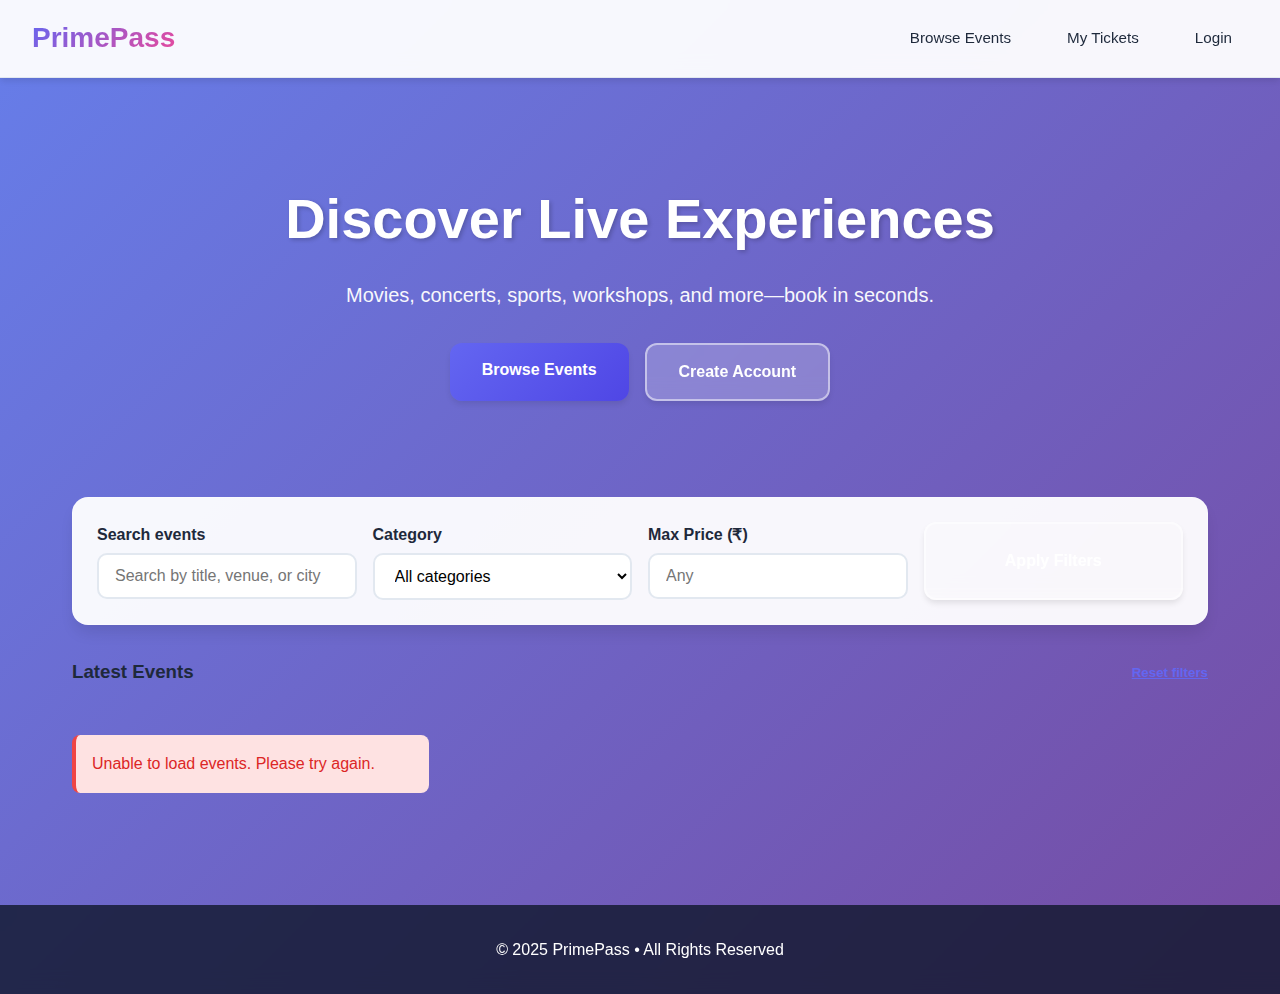
<file: frontend/index.html>
<!DOCTYPE html>
<html lang="en">
<head>
  <meta charset="UTF-8">
  <meta name="viewport" content="width=device-width, initial-scale=1.0">
  <title>PrimePass • Home</title>
  <link rel="stylesheet" href="style.css">
</head>
<body>
  <header class="header">
    <h1>PrimePass</h1>
    <nav>
      <a href="events.html">Browse Events</a>
      <a href="tickets.html">My Tickets</a>
      <a href="admin.html" id="adminLink" style="display:none;">Admin Panel</a>
      <a href="login.html" id="loginLink">Login</a>
      <a href="#" id="logoutLink" style="display:none;">Logout</a>
    </nav>
  </header>
  <main class="container">
    <section class="hero">
      <h2>Discover Live Experiences</h2>
      <p>Movies, concerts, sports, workshops, and more—book in seconds.</p>
      <div class="actions">
        <a class="btn" href="events.html">Browse Events</a>
        <a class="btn btn-outline" href="register.html">Create Account</a>
      </div>
    </section>

    <section class="search-panel">
      <div class="search-control">
        <label for="homeSearch">Search events</label>
        <input type="search" id="homeSearch" placeholder="Search by title, venue, or city">
      </div>
      <div class="search-control">
        <label for="homeCategory">Category</label>
        <select id="homeCategory">
          <option value="all">All categories</option>
        </select>
      </div>
      <div class="search-control">
        <label for="homePrice">Max Price (₹)</label>
        <input type="number" id="homePrice" min="0" placeholder="Any">
      </div>
      <button id="homeFilterBtn" class="btn btn-outline">Apply Filters</button>
    </section>

    <section>
      <div class="section-header">
        <h3>Latest Events</h3>
        <button id="resetHomeFilters" class="link-btn">Reset filters</button>
      </div>
      <div id="homeEvents" class="card-grid"></div>
    </section>
  </main>
  <footer class="footer"><p>© 2025 PrimePass • All Rights Reserved</p></footer>
  <script type="module" src="js/app.js"></script>
  <script type="module" src="js/home.js"></script>
</body>
</html>
</file>
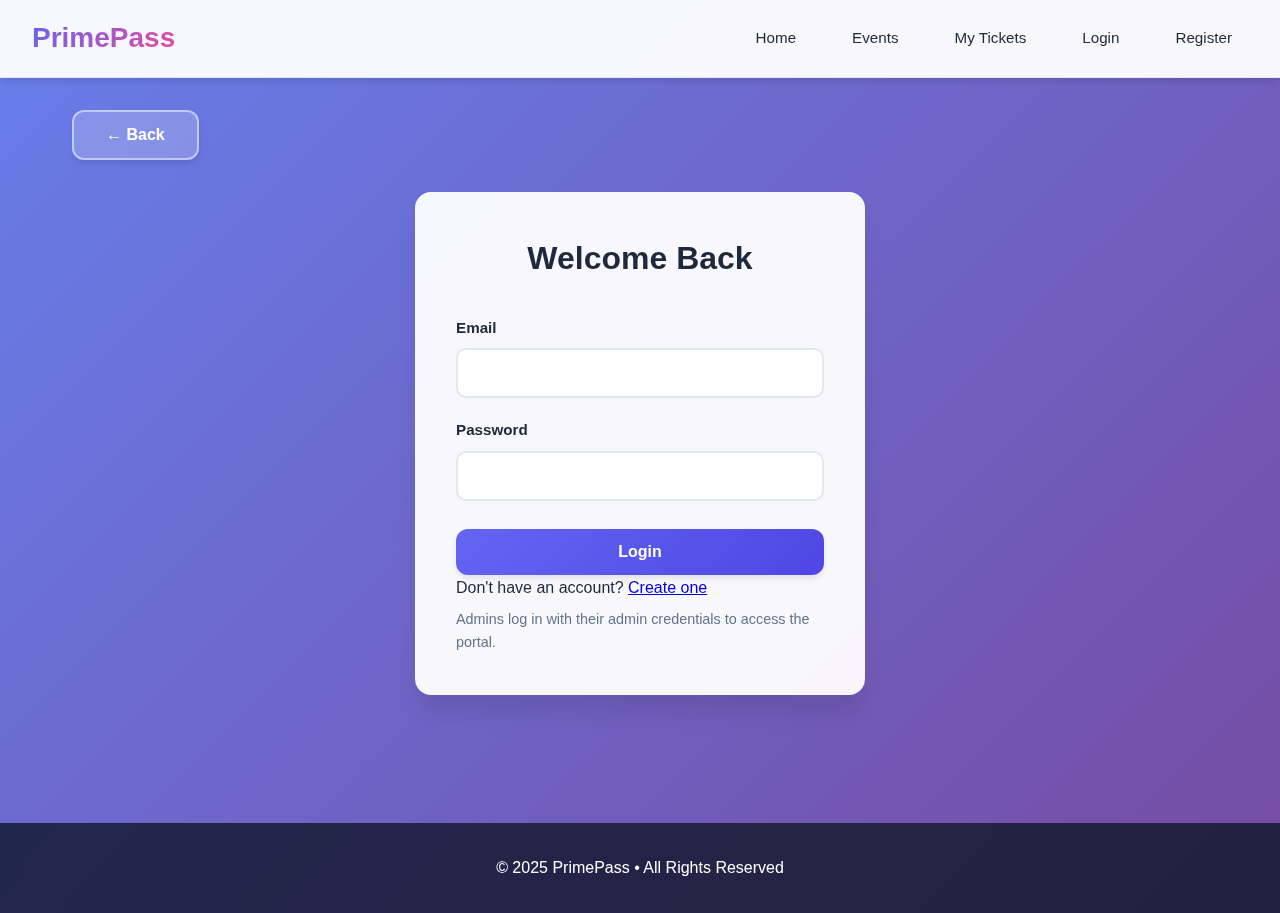
<file: frontend/admin.html>
<!DOCTYPE html>
<html lang="en">
<head>
  <meta charset="UTF-8">
  <meta name="viewport" content="width=device-width, initial-scale=1.0">
  <title>PrimePass • Admin Panel</title>
  <link rel="stylesheet" href="style.css">
</head>
<body>
<header class="header">
  <h1>PrimePass Admin</h1>
  <nav>
    <a href="events.html">User View</a>
    <a href="tickets.html">All Bookings</a>
    <a href="admin.html" id="adminLink" style="display:none;">Admin Panel</a>
    <a href="login.html" id="loginLink">Login</a>
    <a href="#" id="logoutLink" style="display:none;">Logout</a>
  </nav>
</header>

<main class="container">
  <button class="btn btn-outline" onclick="history.back()">← Back</button>
  <h2>Admin Dashboard</h2>
  <p>Manage events, showtimes, seats and view bookings.</p>

  <div class="tabs">
    <button class="btn btn-outline" data-tab="eventsTab">Events</button>
    <button class="btn btn-outline" data-tab="showtimesTab">Showtimes</button>
    <button class="btn btn-outline" data-tab="seatsTab">Seat Management</button>
    <button class="btn btn-outline" data-tab="bookingsTab">Bookings</button>
  </div>

  <section id="eventsTab" class="admin-tab">
    <h3>Event Management</h3>
    <form id="eventForm" class="admin-form">
      <input type="hidden" name="eventId">
      <label>Event Name</label>
      <input type="text" name="eventName" required>
      <label>Description</label>
      <textarea name="description" rows="3"></textarea>
      <label>Base Price (₹)</label>
      <input type="number" name="basePrice" min="0" step="0.01" required>
      <label>Organizer ID</label>
      <input type="number" name="organizerId" min="1" required>
      <label>Category ID</label>
      <input type="number" name="categoryId" min="1" required>
      <div class="form-actions">
        <button type="submit" class="btn">Save Event</button>
        <button type="button" id="resetEventForm" class="btn btn-outline">Clear</button>
      </div>
    </form>
    <div id="adminEventsList" class="card-grid"></div>
  </section>

  <section id="showtimesTab" class="admin-tab" style="display:none;">
    <h3>Showtime Management</h3>
    <form id="showtimeForm" class="admin-form">
      <label>Event ID</label>
      <input type="number" name="eventId" min="1" required>
      <label>Venue ID</label>
      <input type="number" name="venueId" min="1" required>
      <label>Show Date &amp; Time</label>
      <input type="datetime-local" name="showDate" required>
      <label>Price per Seat (₹)</label>
      <input type="number" name="price" min="0" step="0.01" required>
      <button type="submit" class="btn">Add Showtime</button>
    </form>
    <h4>Edit / Delete Showtime</h4>
    <form id="showtimeEditForm" class="admin-form">
      <label>Showtime ID</label>
      <input type="number" name="showtimeId" min="1" required>
      <label>New Venue ID</label>
      <input type="number" name="venueId" min="1" required>
      <label>New Show Date &amp; Time</label>
      <input type="datetime-local" name="showDate" required>
      <label>New Price per Seat (₹)</label>
      <input type="number" name="price" min="0" step="0.01" required>
      <div class="form-actions">
        <button type="submit" class="btn">Update Showtime</button>
        <button type="button" id="deleteShowtimeBtn" class="btn btn-outline">Delete Showtime</button>
      </div>
    </form>
    <p class="hint">Use the showtime ID from the database or event details when editing or deleting.</p>
  </section>

  <section id="seatsTab" class="admin-tab" style="display:none;">
    <h3>Seat Management</h3>
    <div class="admin-inline">
      <label>Showtime ID</label>
      <input type="number" id="seatsShowtimeId" min="1">
      <button id="loadSeatsBtn" class="btn btn-outline">Load Seats</button>
    </div>
    <div id="adminSeatGrid" class="seat-grid admin-seat-grid"></div>
    <p class="hint">Click a seat to toggle between Available and Blocked for this showtime.</p>
  </section>

  <section id="bookingsTab" class="admin-tab" style="display:none;">
    <h3>All Bookings</h3>
    <div id="adminBookingsList" class="card-grid"></div>
  </section>
</main>

<footer class="footer"><p>© 2025 PrimePass • Admin</p></footer>
<script type="module" src="js/app.js"></script>
<script type="module" src="js/admin.js"></script>
</body>
</html>
</file>
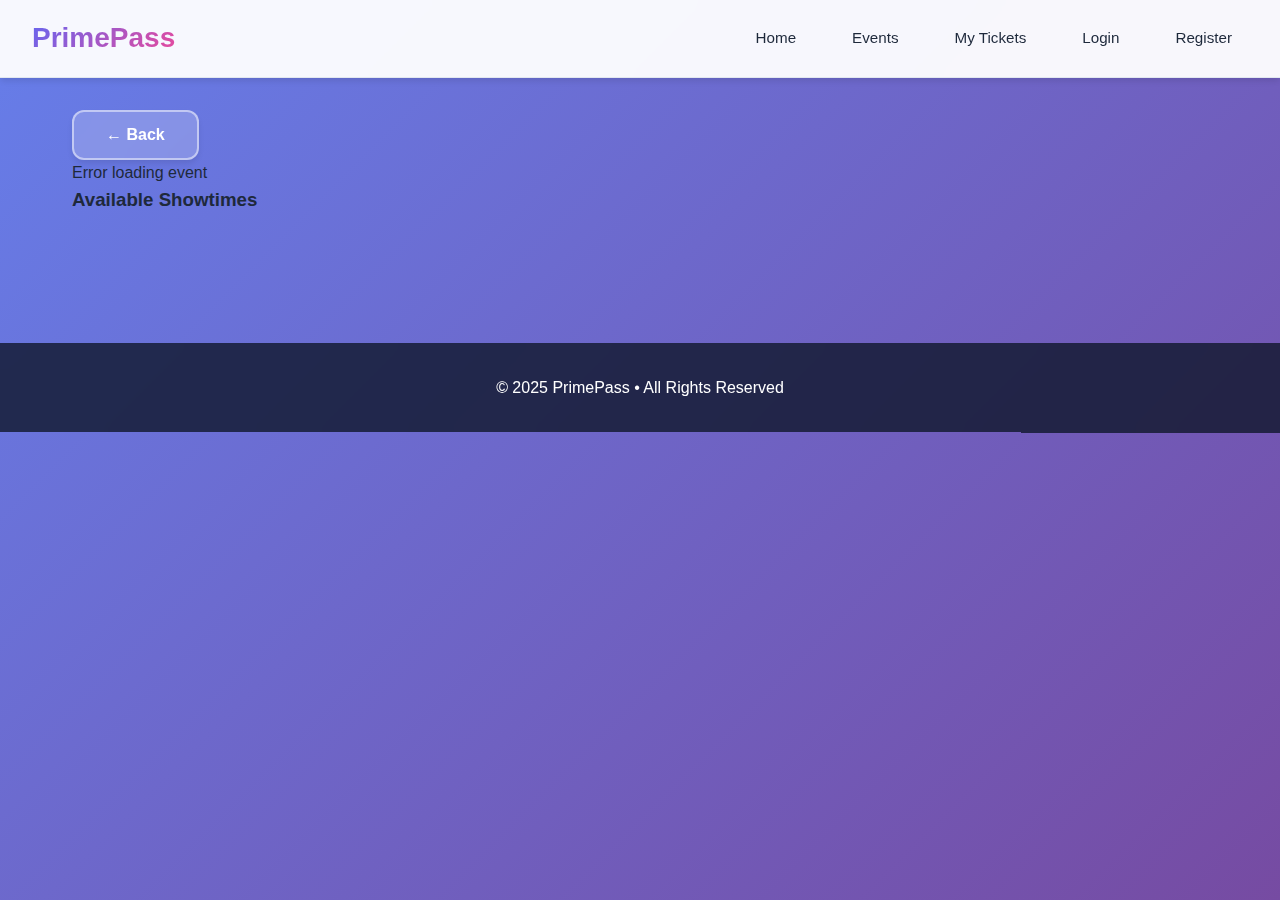
<file: frontend/event-details.html>
<!DOCTYPE html>
<html lang="en">
<head>
  <meta charset="UTF-8">
  <meta name="viewport" content="width=device-width, initial-scale=1.0">
  <title>PrimePass • Event Details</title>
  <link rel="stylesheet" href="style.css">
</head>
<body>
  <header class="header">
    <h1>PrimePass</h1>
    <nav>
      <a href="index.html">Home</a>
      <a href="events.html">Events</a>
      <a href="tickets.html">My Tickets</a>
      <a href="admin.html" id="adminLink" style="display:none;">Admin Panel</a>
      <a href="login.html" id="loginLink">Login</a>
      <a href="register.html" id="registerLink">Register</a>
      <a href="#" id="logoutLink" style="display:none;">Logout</a>
    </nav>
  </header>
  <main class="container">
    <button class="btn btn-outline" onclick="history.back()">← Back</button>
    <div id="eventDetails"></div>
    <h3>Available Showtimes</h3>
    <div id="showtimesList" class="card-grid"></div>
  </main>
  <footer class="footer"><p>© 2025 PrimePass • All Rights Reserved</p></footer>
  <script type="module" src="js/app.js"></script>
  <script type="module" src="js/event-details.js"></script>
</body>
</html>
</file>
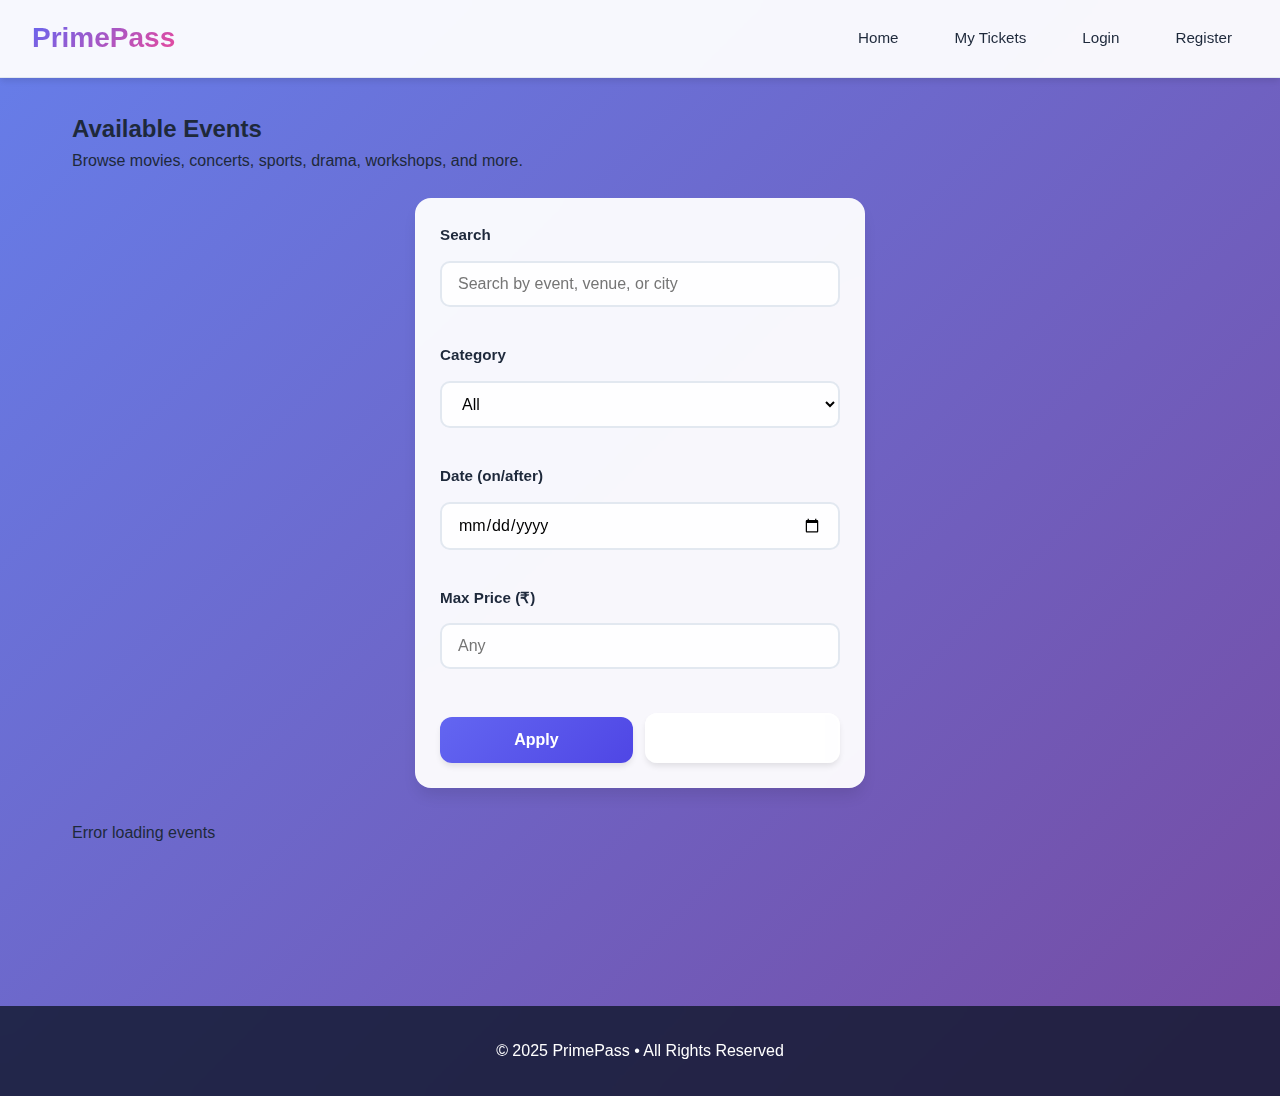
<file: frontend/events.html>
<!DOCTYPE html>
<html lang="en">
<head>
  <meta charset="UTF-8">
  <meta name="viewport" content="width=device-width, initial-scale=1.0">
  <title>PrimePass • Events</title>
  <link rel="stylesheet" href="style.css">
</head>
<body>
<header class="header">
  <h1>PrimePass</h1>
  <nav>
    <a href="index.html">Home</a>
    <a href="tickets.html">My Tickets</a>
    <a href="admin.html" id="adminLink" style="display:none;">Admin Panel</a>
    <a href="login.html" id="loginLink">Login</a>
    <a href="register.html" id="registerLink">Register</a>
    <a href="#" id="logoutLink" style="display:none;">Logout</a>
  </nav>
</header>
<main class="container">
  <h2>Available Events</h2>
  <p>Browse movies, concerts, sports, drama, workshops, and more.</p>

  <form id="eventFilters" class="filter-form">
    <div class="search-control">
      <label for="eventSearch">Search</label>
      <input type="search" id="eventSearch" placeholder="Search by event, venue, or city">
    </div>
    <div class="search-control">
      <label for="eventCategory">Category</label>
      <select id="eventCategory">
        <option value="all">All</option>
      </select>
    </div>
    <div class="search-control">
      <label for="eventDate">Date (on/after)</label>
      <input type="date" id="eventDate">
    </div>
    <div class="search-control">
      <label for="eventPrice">Max Price (₹)</label>
      <input type="number" id="eventPrice" min="0" placeholder="Any">
    </div>
    <div class="filter-actions">
      <button type="button" class="btn" id="applyEventFilters">Apply</button>
      <button type="button" class="btn btn-outline" id="resetEventFilters">Reset</button>
    </div>
  </form>

  <div id="eventsContainer" class="card-grid"></div>
  <div id="eventsPagination" class="pagination"></div>
</main>
<footer class="footer"><p>© 2025 PrimePass • All Rights Reserved</p></footer>
<script type="module" src="js/app.js"></script>
<script type="module" src="js/events.js"></script>
</body>
</html>
</file>
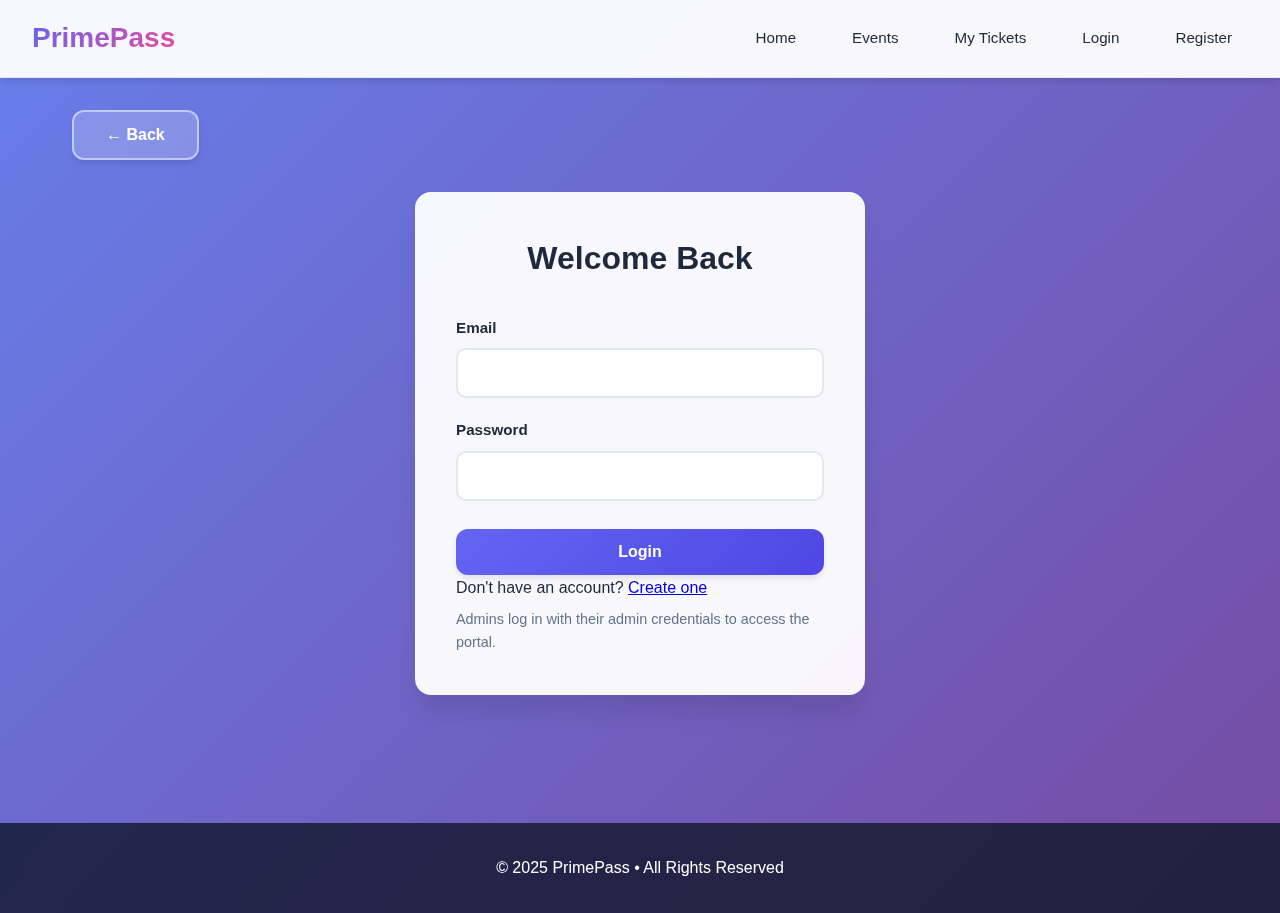
<file: frontend/login.html>
<!DOCTYPE html>
<html lang="en">
<head>
  <meta charset="UTF-8">
  <meta name="viewport" content="width=device-width, initial-scale=1.0">
  <title>PrimePass • Login</title>
  <link rel="stylesheet" href="style.css">
</head>
<body>
<header class="header">
  <h1>PrimePass</h1>
  <nav>
    <a href="index.html">Home</a>
    <a href="events.html">Events</a>
    <a href="tickets.html">My Tickets</a>
    <a href="admin.html" id="adminLink" style="display:none;">Admin Panel</a>
    <a href="login.html" id="loginLink">Login</a>
    <a href="register.html" id="registerLink">Register</a>
    <a href="#" id="logoutLink" style="display:none;">Logout</a>
  </nav>
</header>
<main class="container">
<button class="btn btn-outline" onclick="history.back()">← Back</button>
<form id="loginForm">
  <h2>Welcome Back</h2>
  <label>Email</label>
  <input type="email" name="email" required>
  <label>Password</label>
  <input type="password" name="password" required>
  <button type="submit" class="btn">Login</button>
  <p>Don't have an account? <a href="register.html">Create one</a></p>
  <p class="hint">Admins log in with their admin credentials to access the portal.</p>
</form>
</main>
<footer class="footer"><p>© 2025 PrimePass • All Rights Reserved</p></footer>
<script type="module" src="js/app.js"></script>
<script type="module" src="js/login.js"></script>
</body>
</html>
</file>
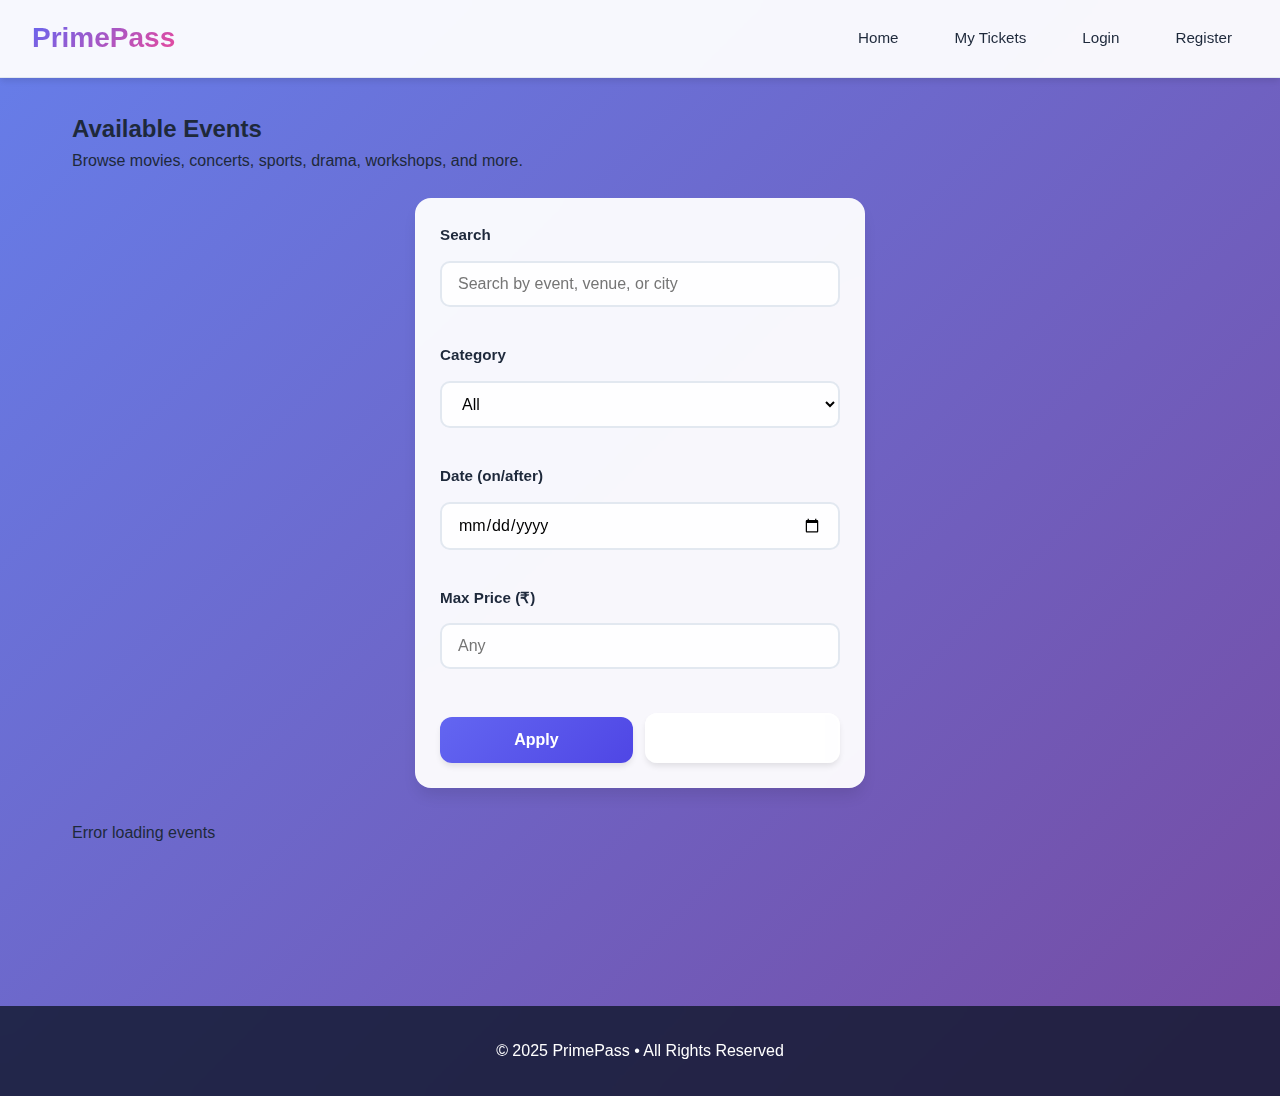
<file: frontend/payment.html>
<!DOCTYPE html>
<html lang="en">
<head>
  <meta charset="UTF-8">
  <meta name="viewport" content="width=device-width, initial-scale=1.0">
  <title>PrimePass • Payment</title>
  <link rel="stylesheet" href="style.css">
</head>
<body>
<header class="header">
  <h1>PrimePass</h1>
  <nav>
    <a href="index.html">Home</a>
    <a href="events.html">Events</a>
    <a href="tickets.html">My Tickets</a>
    <a href="admin.html" id="adminLink" style="display:none;">Admin Panel</a>
    <a href="login.html" id="loginLink">Login</a>
    <a href="register.html" id="registerLink">Register</a>
    <a href="#" id="logoutLink" style="display:none;">Logout</a>
  </nav>
</header>
<main class="container">
  <button class="btn btn-outline" onclick="history.back()">← Back</button>
  <div class="payment-summary">
    <h2>Complete Your Payment</h2>
    <div class="payment-row"><span>Subtotal:</span><span>₹0</span></div>
    <div class="payment-row"><span>Service Fee:</span><span>₹0</span></div>
    <div class="payment-row total"><span>Total:</span><span>₹0</span></div>
    <form><button class="btn btn-success">Confirm Payment</button></form>
  </div>
</main>
<footer class="footer"><p>© 2025 PrimePass • All Rights Reserved</p></footer>
<script type="module" src="js/app.js"></script>
<script type="module" src="js/payment.js"></script>
</body>
</html>
</file>
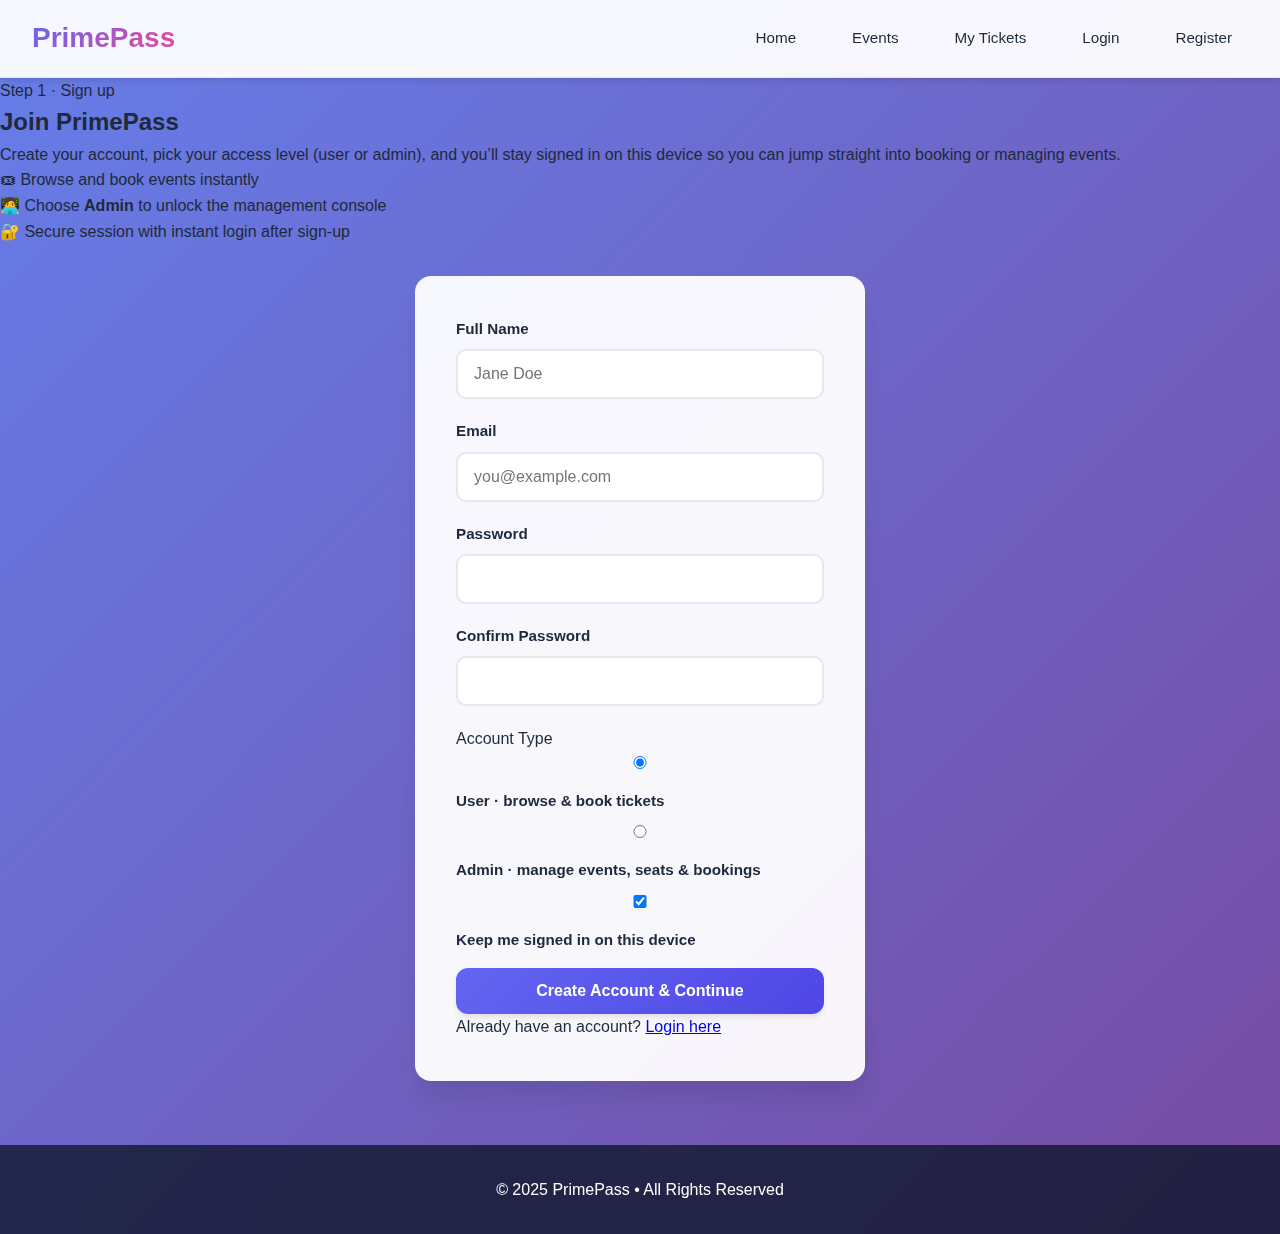
<file: frontend/register.html>
<!DOCTYPE html>
<html lang="en">
<head>
  <meta charset="UTF-8">
  <meta name="viewport" content="width=device-width, initial-scale=1.0">
  <title>PrimePass • Register</title>
  <link rel="stylesheet" href="style.css">
</head>
<body>
<header class="header">
  <h1>PrimePass</h1>
  <nav>
    <a href="index.html">Home</a>
    <a href="events.html">Events</a>
    <a href="tickets.html">My Tickets</a>
    <a href="admin.html" id="adminLink" style="display:none;">Admin Panel</a>
    <a href="login.html" id="loginLink">Login</a>
    <a href="register.html" id="registerLink">Register</a>
    <a href="#" id="logoutLink" style="display:none;">Logout</a>
  </nav>
</header>
<main class="auth-wrapper">
  <section class="auth-card">
    <div class="auth-side">
      <p class="eyebrow">Step 1 · Sign up</p>
      <h2>Join PrimePass</h2>
      <p>Create your account, pick your access level (user or admin), and you’ll stay signed in on this device so you can jump straight into booking or managing events.</p>
      <ul>
        <li>🎟 Browse and book events instantly</li>
        <li>🧑‍💻 Choose <strong>Admin</strong> to unlock the management console</li>
        <li>🔐 Secure session with instant login after sign-up</li>
      </ul>
    </div>
    <form id="registerForm" class="auth-form" novalidate>
      <div id="registerMessage" class="auth-message" aria-live="polite"></div>
      <label for="regName">Full Name</label>
      <input type="text" id="regName" name="name" placeholder="Jane Doe" required>

      <label for="regEmail">Email</label>
      <input type="email" id="regEmail" name="email" placeholder="you@example.com" required>

      <label for="regPassword">Password</label>
      <input type="password" id="regPassword" name="password" minlength="6" required>

      <label for="regConfirm">Confirm Password</label>
      <input type="password" id="regConfirm" name="confirm" minlength="6" required>

      <div class="radio-group">
        <p>Account Type</p>
        <label>
          <input type="radio" name="role" value="user" checked>
          <span>User · browse &amp; book tickets</span>
        </label>
        <label>
          <input type="radio" name="role" value="admin">
          <span>Admin · manage events, seats &amp; bookings</span>
        </label>
      </div>

      <label class="checkbox-inline">
        <input type="checkbox" id="staySignedIn" checked>
        Keep me signed in on this device
      </label>

      <button type="submit" class="btn" id="registerSubmit">Create Account &amp; Continue</button>
      <p class="form-footer">Already have an account? <a href="login.html">Login here</a></p>
    </form>
  </section>
</main>
<footer class="footer"><p>© 2025 PrimePass • All Rights Reserved</p></footer>
<script type="module" src="js/app.js"></script>
<script type="module" src="js/register.js"></script>
</body>
</html>
</file>
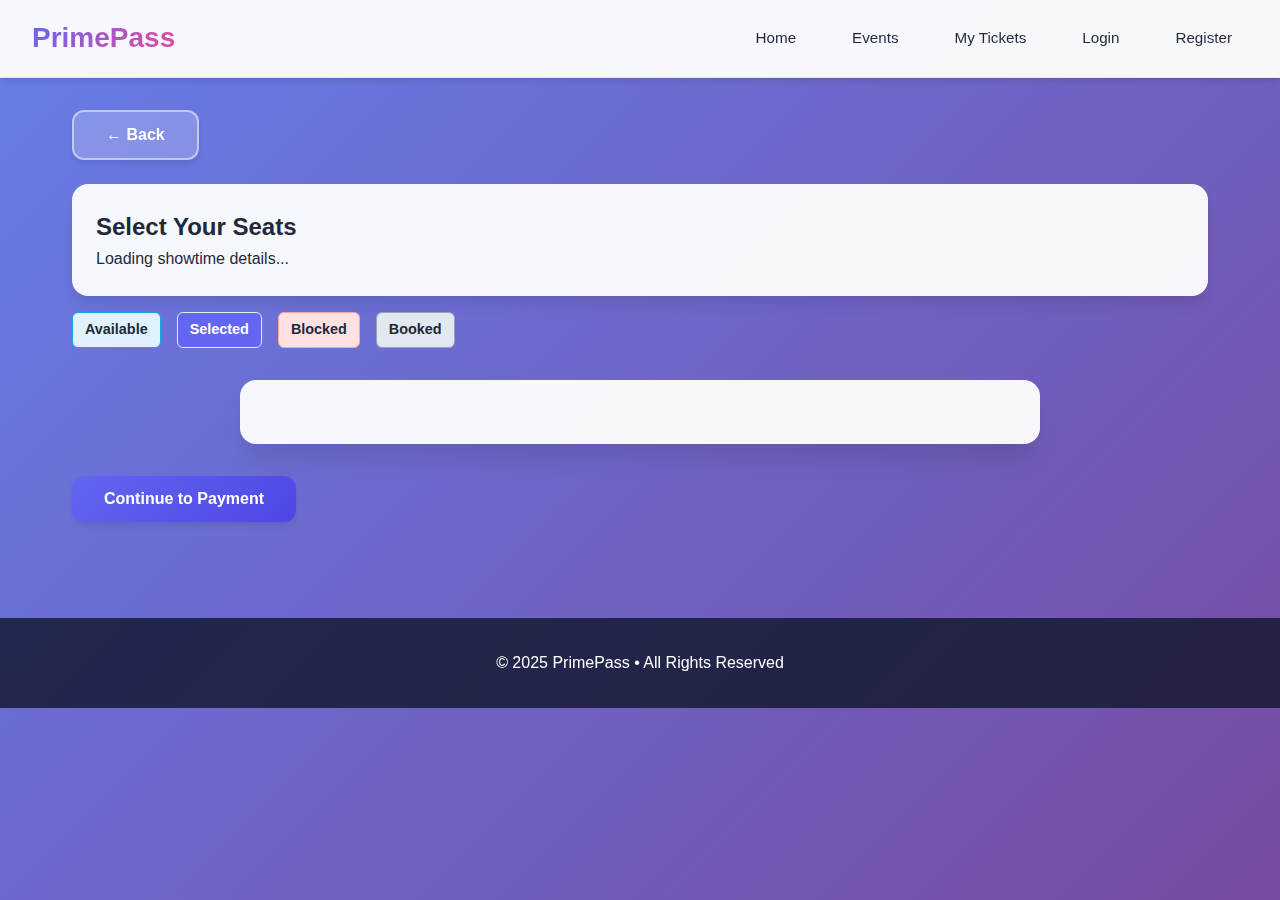
<file: frontend/seat-selection.html>
<!DOCTYPE html>
<html lang="en">
<head>
  <meta charset="UTF-8">
  <meta name="viewport" content="width=device-width, initial-scale=1.0">
  <title>PrimePass • Select Seats</title>
  <link rel="stylesheet" href="style.css">
</head>
<body>
<header class="header">
  <h1>PrimePass</h1>
  <nav>
    <a href="index.html">Home</a>
    <a href="events.html">Events</a>
    <a href="tickets.html">My Tickets</a>
    <a href="admin.html" id="adminLink" style="display:none;">Admin Panel</a>
    <a href="login.html" id="loginLink">Login</a>
    <a href="register.html" id="registerLink">Register</a>
    <a href="#" id="logoutLink" style="display:none;">Logout</a>
  </nav>
</header>
<main class="container">
<button class="btn btn-outline" onclick="history.back()">← Back</button>
<section class="showtime-summary" id="showtimeSummary">
  <h2>Select Your Seats</h2>
  <p>Loading showtime details...</p>
</section>
<div class="seat-legend">
  <span class="legend available">Available</span>
  <span class="legend selected">Selected</span>
  <span class="legend blocked">Blocked</span>
  <span class="legend booked">Booked</span>
</div>
<div id="seatGrid" class="seat-grid"></div>
<button id="continueBtn" class="btn">Continue to Payment</button>
</main>
<footer class="footer"><p>© 2025 PrimePass • All Rights Reserved</p></footer>
<script type="module" src="js/app.js"></script>
<script type="module" src="js/seat-selection.js"></script>
</body>
</html>
</file>
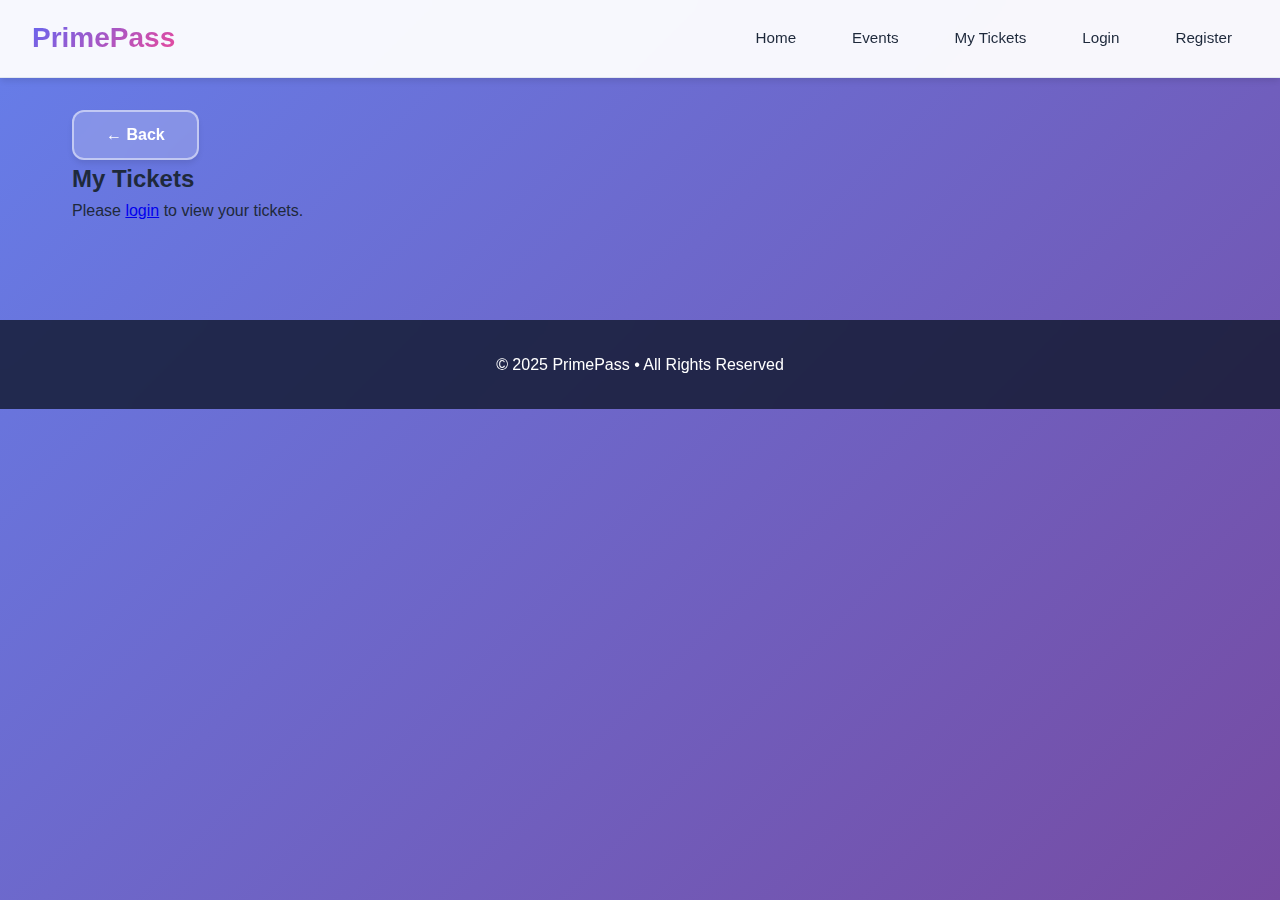
<file: frontend/tickets.html>
<!DOCTYPE html>
<html lang="en">
<head>
  <meta charset="UTF-8">
  <meta name="viewport" content="width=device-width, initial-scale=1.0">
  <title>PrimePass • My Tickets</title>
  <link rel="stylesheet" href="style.css">
</head>
<body>
<header class="header">
  <h1>PrimePass</h1>
  <nav>
    <a href="index.html">Home</a>
    <a href="events.html">Events</a>
    <a href="tickets.html">My Tickets</a>
    <a href="admin.html" id="adminLink" style="display:none;">Admin Panel</a>
    <a href="login.html" id="loginLink">Login</a>
    <a href="register.html" id="registerLink">Register</a>
    <a href="#" id="logoutLink" style="display:none;">Logout</a>
  </nav>
</header>
<main class="container">
<button class="btn btn-outline" onclick="history.back()">← Back</button>
<h2>My Tickets</h2>
<div id="ticketList"></div>
</main>
<footer class="footer"><p>© 2025 PrimePass • All Rights Reserved</p></footer>
<script type="module" src="js/app.js"></script>
<script type="module" src="js/tickets.js"></script>
</body>
</html>
</file>
<file: frontend/style.css>
/* Modern CSS Reset */
* {
  margin: 0;
  padding: 0;
  box-sizing: border-box;
}

:root {
  --primary-color: #6366f1;
  --primary-dark: #4f46e5;
  --secondary-color: #ec4899;
  --accent-color: #f59e0b;
  --dark-bg: #0f172a;
  --dark-surface: #1e293b;
  --text-primary: #1e293b;
  --text-secondary: #64748b;
  --text-light: #ffffff;
  --border-color: #e2e8f0;
  --success-color: #10b981;
  --error-color: #ef4444;
  --shadow-sm: 0 1px 2px 0 rgba(0, 0, 0, 0.05);
  --shadow-md: 0 4px 6px -1px rgba(0, 0, 0, 0.1);
  --shadow-lg: 0 10px 15px -3px rgba(0, 0, 0, 0.1);
  --shadow-xl: 0 20px 25px -5px rgba(0, 0, 0, 0.1);
}

body {
  font-family: 'Inter', -apple-system, BlinkMacSystemFont, 'Segoe UI', Roboto, Oxygen, Ubuntu, Cantarell, sans-serif;
  background: linear-gradient(135deg, #667eea 0%, #764ba2 100%);
  min-height: 100vh;
  color: var(--text-primary);
  line-height: 1.6;
}

/* Header Styles */
.header {
  background: rgba(255, 255, 255, 0.95);
  backdrop-filter: blur(10px);
  box-shadow: var(--shadow-md);
  padding: 1rem 2rem;
  display: flex;
  align-items: center;
  justify-content: space-between;
  position: sticky;
  top: 0;
  z-index: 1000;
  border-bottom: 1px solid var(--border-color);
}

.header h1 {
  font-size: 1.75rem;
  font-weight: 700;
  background: linear-gradient(135deg, var(--primary-color), var(--secondary-color));
  -webkit-background-clip: text;
  -webkit-text-fill-color: transparent;
  background-clip: text;
}

.header nav {
  display: flex;
  gap: 1.5rem;
  align-items: center;
}

.header nav a {
  color: var(--text-primary);
  text-decoration: none;
  font-weight: 500;
  font-size: 0.95rem;
  transition: all 0.3s ease;
  padding: 0.5rem 1rem;
  border-radius: 8px;
}

.header nav a:hover {
  color: var(--primary-color);
  background: rgba(99, 102, 241, 0.1);
}

/* Container */
.container {
  max-width: 1200px;
  margin: 0 auto;
  padding: 2rem;
}

/* Hero Section */
.hero {
  text-align: center;
  padding: 4rem 2rem;
  color: var(--text-light);
  max-width: 800px;
  margin: 0 auto;
}

.hero h2 {
  font-size: 3.5rem;
  font-weight: 800;
  margin-bottom: 1rem;
  text-shadow: 2px 2px 4px rgba(0, 0, 0, 0.2);
  animation: fadeInUp 0.8s ease;
}

.hero p {
  font-size: 1.25rem;
  margin-bottom: 2rem;
  opacity: 0.95;
  animation: fadeInUp 0.8s ease 0.2s both;
}

.actions {
  display: flex;
  gap: 1rem;
  justify-content: center;
  flex-wrap: wrap;
  animation: fadeInUp 0.8s ease 0.4s both;
}

.search-panel {
  background: rgba(255, 255, 255, 0.95);
  border-radius: 16px;
  padding: 1.5rem;
  margin: 2rem 0;
  display: grid;
  grid-template-columns: repeat(auto-fit, minmax(200px, 1fr));
  gap: 1rem;
  box-shadow: var(--shadow-lg);
  border: 1px solid rgba(255, 255, 255, 0.3);
}

.search-control {
  display: flex;
  flex-direction: column;
  gap: 0.35rem;
}

.search-control label {
  font-weight: 600;
  color: var(--text-primary);
}

.search-control input,
.search-control select {
  padding: 0.75rem 1rem;
  border: 2px solid var(--border-color);
  border-radius: 10px;
  font-size: 1rem;
  background: rgba(255, 255, 255, 0.9);
}

.filter-form {
  margin-top: 1.5rem;
  background: rgba(255, 255, 255, 0.95);
  border-radius: 16px;
  padding: 1.5rem;
  display: grid;
  grid-template-columns: repeat(auto-fit, minmax(220px, 1fr));
  gap: 1rem;
  box-shadow: var(--shadow-lg);
}

.filter-actions {
  display: flex;
  gap: 0.75rem;
  align-items: flex-end;
}

.pagination {
  display: flex;
  justify-content: center;
  gap: 0.5rem;
  margin: 2rem 0;
}

.pagination button {
  border: none;
  padding: 0.5rem 1rem;
  border-radius: 8px;
  background: rgba(255, 255, 255, 0.9);
  cursor: pointer;
  box-shadow: var(--shadow-sm);
}

.pagination button.active {
  background: var(--primary-color);
  color: var(--text-light);
}

/* Buttons */
.btn {
  padding: 0.875rem 2rem;
  background: linear-gradient(135deg, var(--primary-color), var(--primary-dark));
  color: var(--text-light);
  text-decoration: none;
  border-radius: 12px;
  font-weight: 600;
  font-size: 1rem;
  display: inline-block;
  transition: all 0.3s ease;
  border: none;
  cursor: pointer;
  box-shadow: var(--shadow-md);
  position: relative;
  overflow: hidden;
}

.btn::before {
  content: '';
  position: absolute;
  top: 50%;
  left: 50%;
  width: 0;
  height: 0;
  border-radius: 50%;
  background: rgba(255, 255, 255, 0.3);
  transform: translate(-50%, -50%);
  transition: width 0.6s, height 0.6s;
}

.btn:hover::before {
  width: 300px;
  height: 300px;
}

.btn:hover {
  transform: translateY(-2px);
  box-shadow: var(--shadow-xl);
}

.btn:active {
  transform: translateY(0);
}

.btn-outline {
  background: rgba(255, 255, 255, 0.2);
  border: 2px solid rgba(255, 255, 255, 0.5);
  backdrop-filter: blur(10px);
}

.btn-outline:hover {
  background: rgba(255, 255, 255, 0.3);
  border-color: rgba(255, 255, 255, 0.8);
}

.btn-secondary {
  background: linear-gradient(135deg, var(--secondary-color), #db2777);
}

.btn-success {
  background: linear-gradient(135deg, var(--success-color), #059669);
}

/* Card Grid */
.card-grid {
  display: grid;
  grid-template-columns: repeat(auto-fill, minmax(280px, 1fr));
  gap: 2rem;
  margin-top: 2rem;
}

.card {
  background: rgba(255, 255, 255, 0.95);
  backdrop-filter: blur(10px);
  padding: 2rem;
  border-radius: 16px;
  box-shadow: var(--shadow-lg);
  transition: all 0.3s ease;
  border: 1px solid rgba(255, 255, 255, 0.2);
  overflow: hidden;
  position: relative;
}

.card-image {
  width: 100%;
  height: 160px;
  object-fit: cover;
  border-radius: 12px;
  margin-bottom: 1rem;
}

.card::before {
  content: '';
  position: absolute;
  top: 0;
  left: 0;
  right: 0;
  height: 4px;
  background: linear-gradient(90deg, var(--primary-color), var(--secondary-color));
}

.card:hover {
  transform: translateY(-8px);
  box-shadow: var(--shadow-xl);
}

.card h3 {
  font-size: 1.5rem;
  font-weight: 700;
  margin-bottom: 0.75rem;
  color: var(--text-primary);
}

.card p {
  color: var(--text-secondary);
  margin-bottom: 1.5rem;
  line-height: 1.6;
}

.card .btn {
  width: 100%;
  text-align: center;
  margin-top: 1rem;
}

.section-header {
  display: flex;
  justify-content: space-between;
  align-items: center;
  margin-top: 1rem;
}

.link-btn {
  background: none;
  border: none;
  color: var(--primary-color);
  font-weight: 600;
  cursor: pointer;
  text-decoration: underline;
}

/* Forms */
form {
  background: rgba(255, 255, 255, 0.95);
  backdrop-filter: blur(10px);
  padding: 2.5rem;
  border-radius: 16px;
  box-shadow: var(--shadow-xl);
  max-width: 450px;
  margin: 2rem auto;
  border: 1px solid rgba(255, 255, 255, 0.2);
}

form h2 {
  text-align: center;
  margin-bottom: 2rem;
  font-size: 2rem;
  color: var(--text-primary);
}

form label {
  display: block;
  margin-bottom: 0.5rem;
  font-weight: 600;
  color: var(--text-primary);
  font-size: 0.95rem;
}

form input,
form select,
form textarea {
  width: 100%;
  padding: 0.875rem 1rem;
  border: 2px solid var(--border-color);
  border-radius: 10px;
  font-size: 1rem;
  transition: all 0.3s ease;
  margin-bottom: 1.25rem;
  font-family: inherit;
}

form input:focus,
form select:focus,
form textarea:focus {
  outline: none;
  border-color: var(--primary-color);
  box-shadow: 0 0 0 3px rgba(99, 102, 241, 0.1);
}

form button.btn {
  width: 100%;
  margin-top: 0.5rem;
}

/* Seat Selection */
.seat-grid {
  display: grid;
  grid-template-columns: repeat(auto-fill, minmax(60px, 1fr));
  gap: 0.75rem;
  max-width: 800px;
  margin: 2rem auto;
  padding: 2rem;
  background: rgba(255, 255, 255, 0.95);
  backdrop-filter: blur(10px);
  border-radius: 16px;
  box-shadow: var(--shadow-xl);
}

.showtime-summary {
  background: rgba(255, 255, 255, 0.95);
  border-radius: 16px;
  padding: 1.5rem;
  box-shadow: var(--shadow-lg);
  margin-top: 1.5rem;
}

.seat-legend {
  display: flex;
  gap: 1rem;
  flex-wrap: wrap;
  margin: 1rem 0;
}

.seat-legend .legend {
  padding: 0.35rem 0.75rem;
  border-radius: 6px;
  font-size: 0.9rem;
  font-weight: 600;
  border: 1px solid var(--border-color);
}

.seat-legend .legend.available { background: #e0f2fe; border-color: #0ea5e9; }
.seat-legend .legend.selected { background: #6366f1; color: #fff; }
.seat-legend .legend.blocked { background: #fee2e2; border-color: #fca5a5; }
.seat-legend .legend.booked { background: #e2e8f0; border-color: #94a3b8; }

/* Admin seat status badges */
.seat-btn.seat-available {
  background: #e0f2fe;
  border-color: #0ea5e9;
}

.seat-btn.seat-blocked {
  background: #fee2e2;
  border-color: #fca5a5;
}

.seat-btn.seat-booked {
  background: #e5e7eb;
  border-color: #9ca3af;
  opacity: 0.6;
}

.seat {
  aspect-ratio: 1;
  border: 2px solid var(--border-color);
  border-radius: 8px;
  cursor: pointer;
  transition: all 0.2s ease;
  display: flex;
  align-items: center;
  justify-content: center;
  font-weight: 600;
  font-size: 0.875rem;
  background: white;
}

.seat.available {
  background: #e0f2fe;
  border-color: #0ea5e9;
  color: #0369a1;
}

.seat.available:hover {
  background: #0ea5e9;
  color: white;
  transform: scale(1.05);
}

.seat.selected {
  background: linear-gradient(135deg, var(--primary-color), var(--primary-dark));
  border-color: var(--primary-dark);
  color: white;
}

.seat.booked {
  background: #f1f5f9;
  border-color: #cbd5e1;
  color: #94a3b8;
  cursor: not-allowed;
}

.seat.blocked {
  background: #fee2e2;
  border-color: #fca5a5;
  color: #dc2626;
  cursor: not-allowed;
}

/* Payment Section */
.payment-summary {
  background: rgba(255, 255, 255, 0.95);
  backdrop-filter: blur(10px);
  padding: 2rem;
  border-radius: 16px;
  box-shadow: var(--shadow-xl);
  max-width: 500px;
  margin: 2rem auto;
}

.payment-summary h3 {
  margin-bottom: 1.5rem;
  color: var(--text-primary);
}

.payment-row {
  display: flex;
  justify-content: space-between;
  padding: 0.75rem 0;
  border-bottom: 1px solid var(--border-color);
}

.payment-row.total {
  font-weight: 700;
  font-size: 1.25rem;
  border-bottom: none;
  margin-top: 1rem;
  padding-top: 1rem;
  border-top: 2px solid var(--primary-color);
}

/* Tickets List */
.ticket-card {
  background: rgba(255, 255, 255, 0.95);
  backdrop-filter: blur(10px);
  padding: 2rem;
  border-radius: 16px;
  box-shadow: var(--shadow-lg);
  margin-bottom: 1.5rem;
  border-left: 4px solid var(--primary-color);
  transition: all 0.3s ease;
}

.ticket-card:hover {
  transform: translateX(8px);
  box-shadow: var(--shadow-xl);
}

.ticket-header {
  display: flex;
  justify-content: space-between;
  align-items: start;
  margin-bottom: 1rem;
}

.ticket-code {
  font-family: 'Courier New', monospace;
  background: var(--dark-bg);
  color: var(--text-light);
  padding: 0.5rem 1rem;
  border-radius: 8px;
  font-weight: 600;
}

/* Footer */
.footer {
  text-align: center;
  padding: 2rem;
  background: rgba(15, 23, 42, 0.8);
  backdrop-filter: blur(10px);
  color: var(--text-light);
  margin-top: 4rem;
}

/* Animations */
@keyframes fadeInUp {
  from {
    opacity: 0;
    transform: translateY(30px);
  }
  to {
    opacity: 1;
    transform: translateY(0);
  }
}

@keyframes pulse {
  0%, 100% {
    opacity: 1;
  }
  50% {
    opacity: 0.5;
  }
}

.loading {
  animation: pulse 2s cubic-bezier(0.4, 0, 0.6, 1) infinite;
}

/* Responsive Design */
@media (max-width: 768px) {
  .hero h2 {
    font-size: 2.5rem;
  }

  .header {
    flex-direction: column;
    gap: 1rem;
    padding: 1rem;
  }

  .header nav {
    flex-wrap: wrap;
    justify-content: center;
  }

  .card-grid {
    grid-template-columns: 1fr;
  }

  .container {
    padding: 1rem;
  }

  .seat-grid {
    grid-template-columns: repeat(auto-fill, minmax(50px, 1fr));
    gap: 0.5rem;
    padding: 1rem;
  }
  .search-panel {
    grid-template-columns: 1fr;
  }
}

/* Utility Classes */
.text-center {
  text-align: center;
}

.mt-1 { margin-top: 0.5rem; }
.mt-2 { margin-top: 1rem; }
.mt-3 { margin-top: 1.5rem; }
.mb-1 { margin-bottom: 0.5rem; }
.mb-2 { margin-bottom: 1rem; }
.mb-3 { margin-bottom: 1.5rem; }

.error-message {
  background: #fee2e2;
  color: #dc2626;
  padding: 1rem;
  border-radius: 8px;
  margin: 1rem 0;
  border-left: 4px solid var(--error-color);
}

.success-message {
  background: #d1fae5;
  color: #065f46;
  padding: 1rem;
  border-radius: 8px;
  margin: 1rem 0;
  border-left: 4px solid var(--success-color);
}

.hint {
  font-size: 0.9rem;
  color: var(--text-secondary);
  margin-top: 0.5rem;
}
</file>
